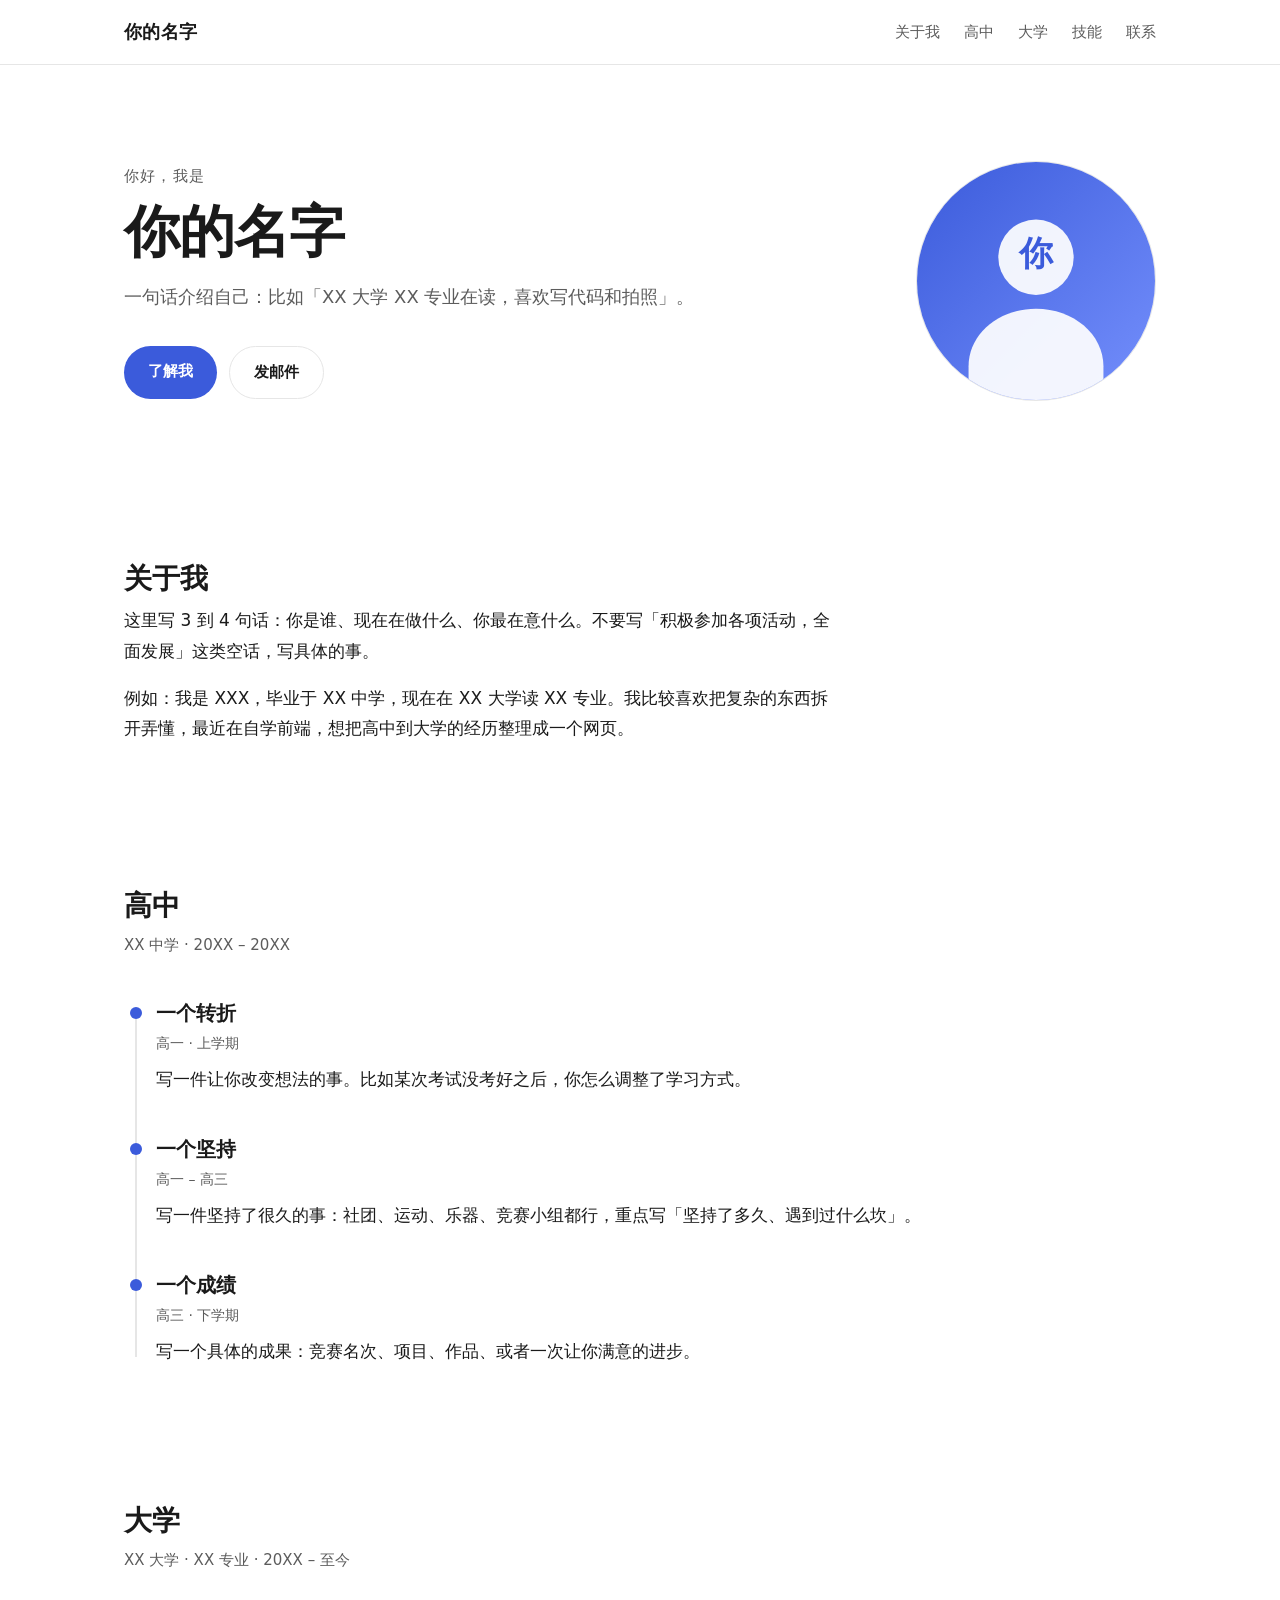
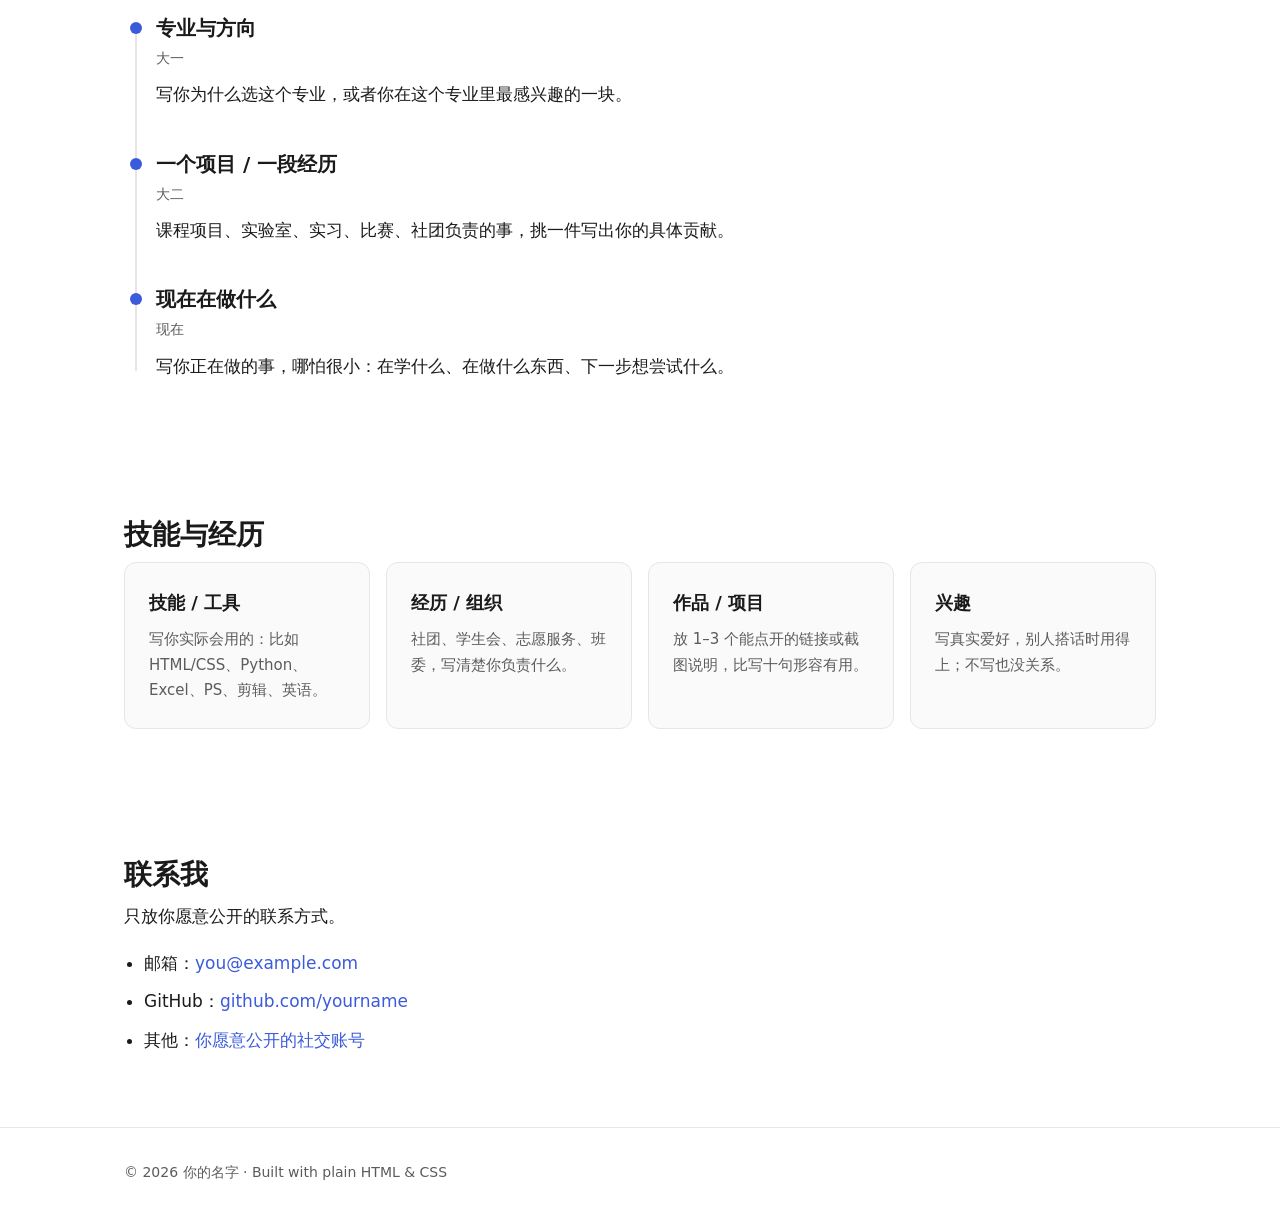
<file: index.html>
<!DOCTYPE html>
<html lang="zh-CN">
<head>
  <meta charset="UTF-8" />
  <meta name="viewport" content="width=device-width, initial-scale=1.0" />
  <title>大雨不治水 · 个人简介</title>
  <meta name="description" content="打雨不治水的个人主页：高中与大学的学习生活记录。" />
  <meta name="author" content="大雨不治水" />

  <!-- 分享到微信/QQ 时显示的卡片信息，发布后把两处链接改成真实地址 -->
  <meta property="og:type" content="website" />
  <meta property="og:title" content="你的名字 · 个人简介" />
  <meta property="og:description" content="你的名字的个人主页：高中与大学的学习生活记录。" />
  <meta property="og:url" content="https://dayubuzhishui.com/" />

  <link rel="icon" href="assets/img/avatar.svg" type="image/svg+xml" />
  <link rel="stylesheet" href="assets/css/style.css" />
</head>
<body>

  <header class="site-header">
    <div class="container header-inner">
      <a class="brand" href="#top">你的名字</a>
      <button class="nav-toggle" id="navToggle" aria-label="打开导航" aria-expanded="false" aria-controls="siteNav">
        <span></span><span></span><span></span>
      </button>
      <nav class="site-nav" id="siteNav">
        <a href="#about">关于我</a>
        <a href="#highschool">高中</a>
        <a href="#university">大学</a>
        <a href="#skills">技能</a>
        <a href="#contact">联系</a>
      </nav>
    </div>
  </header>

  <main id="top">

    <!-- ========== 首屏 ========== -->
    <section class="hero container">
      <div class="hero-text">
        <p class="eyebrow">你好，我是</p>
        <h1>你的名字</h1>
        <p class="tagline">一句话介绍自己：比如「XX 大学 XX 专业在读，喜欢写代码和拍照」。</p>
        <div class="hero-actions">
          <a class="btn btn-primary" href="#about">了解我</a>
          <a class="btn btn-ghost" href="mailto:you@example.com">发邮件</a>
        </div>
      </div>
      <div class="hero-media">
        <img src="assets/img/avatar.svg" alt="你的头像" width="240" height="240" />
      </div>
    </section>

    <!-- ========== 关于我 ========== -->
    <section id="about" class="section container" data-reveal>
      <h2 class="section-title">关于我</h2>
      <div class="section-body prose">
        <p>这里写 3 到 4 句话：你是谁、现在在做什么、你最在意什么。不要写「积极参加各项活动，全面发展」这类空话，写具体的事。</p>
        <p>例如：我是 XXX，毕业于 XX 中学，现在在 XX 大学读 XX 专业。我比较喜欢把复杂的东西拆开弄懂，最近在自学前端，想把高中到大学的经历整理成一个网页。</p>
      </div>
    </section>

    <!-- ========== 高中 ========== -->
    <section id="highschool" class="section container" data-reveal>
      <h2 class="section-title">高中</h2>
      <p class="section-lead">XX 中学 · 20XX – 20XX</p>

      <ol class="timeline">
        <li class="timeline-item">
          <h3>一个转折</h3>
          <p class="time">高一 · 上学期</p>
          <p>写一件让你改变想法的事。比如某次考试没考好之后，你怎么调整了学习方式。</p>
        </li>
        <li class="timeline-item">
          <h3>一个坚持</h3>
          <p class="time">高一 – 高三</p>
          <p>写一件坚持了很久的事：社团、运动、乐器、竞赛小组都行，重点写「坚持了多久、遇到过什么坎」。</p>
        </li>
        <li class="timeline-item">
          <h3>一个成绩</h3>
          <p class="time">高三 · 下学期</p>
          <p>写一个具体的成果：竞赛名次、项目、作品、或者一次让你满意的进步。</p>
        </li>
      </ol>
    </section>

    <!-- ========== 大学 ========== -->
    <section id="university" class="section container" data-reveal>
      <h2 class="section-title">大学</h2>
      <p class="section-lead">XX 大学 · XX 专业 · 20XX – 至今</p>

      <ol class="timeline">
        <li class="timeline-item">
          <h3>专业与方向</h3>
          <p class="time">大一</p>
          <p>写你为什么选这个专业，或者你在这个专业里最感兴趣的一块。</p>
        </li>
        <li class="timeline-item">
          <h3>一个项目 / 一段经历</h3>
          <p class="time">大二</p>
          <p>课程项目、实验室、实习、比赛、社团负责的事，挑一件写出你的具体贡献。</p>
        </li>
        <li class="timeline-item">
          <h3>现在在做什么</h3>
          <p class="time">现在</p>
          <p>写你正在做的事，哪怕很小：在学什么、在做什么东西、下一步想尝试什么。</p>
        </li>
      </ol>
    </section>

    <!-- ========== 技能 / 经历 ========== -->
    <section id="skills" class="section container" data-reveal>
      <h2 class="section-title">技能与经历</h2>
      <div class="cards">
        <article class="card">
          <h3>技能 / 工具</h3>
          <p>写你实际会用的：比如 HTML/CSS、Python、Excel、PS、剪辑、英语。</p>
        </article>
        <article class="card">
          <h3>经历 / 组织</h3>
          <p>社团、学生会、志愿服务、班委，写清楚你负责什么。</p>
        </article>
        <article class="card">
          <h3>作品 / 项目</h3>
          <p>放 1–3 个能点开的链接或截图说明，比写十句形容有用。</p>
        </article>
        <article class="card">
          <h3>兴趣</h3>
          <p>写真实爱好，别人搭话时用得上；不写也没关系。</p>
        </article>
      </div>
    </section>

    <!-- ========== 联系 ========== -->
    <section id="contact" class="section container" data-reveal>
      <h2 class="section-title">联系我</h2>
      <div class="section-body prose">
        <p>只放你愿意公开的联系方式。</p>
        <ul class="contact-list">
          <li>邮箱：<a href="mailto:you@example.com">you@example.com</a></li>
          <li>GitHub：<a href="https://github.com/yourname" target="_blank" rel="noopener">github.com/yourname</a></li>
          <li>其他：<a href="#" target="_blank" rel="noopener">你愿意公开的社交账号</a></li>
        </ul>
      </div>
    </section>

  </main>

  <footer class="site-footer">
    <div class="container">
      <p>© <span id="year">2026</span> 你的名字 · Built with plain HTML &amp; CSS</p>
    </div>
  </footer>

  <script src="assets/js/main.js"></script>
</body>
</html>
</file>
<file: assets/css/style.css>
/* =========================================================
   个人简介网站 · 样式表
   想换整体风格？只改下面 :root 里的 6 个颜色变量就够了。
   ========================================================= */

:root {
  /* —— 配色（浅色模式）—— */
  --bg: #ffffff;
  --text: #1a1a1a;
  --muted: #5c5c5c;
  --line: #e6e6e6;
  --card: #fafafa;
  --accent: #3b5bdb;

  /* —— 版式 —— */
  --container: 1080px;
  --radius: 12px;
  --font: "PingFang SC", "Microsoft YaHei", "Noto Sans SC", "Hiragino Sans GB", system-ui, -apple-system, "Segoe UI", sans-serif;
}

/* 系统开了深色模式就自动切（不用做开关） */
@media (prefers-color-scheme: dark) {
  :root {
    --bg: #121212;
    --text: #e8e8e8;
    --muted: #a0a0a0;
    --line: #2a2a2a;
    --card: #1a1a1a;
    --accent: #8ba4ff;
  }
}

/* ---------- 基础重置 ---------- */
* { box-sizing: border-box; }

html { scroll-behavior: smooth; }

body {
  margin: 0;
  background: var(--bg);
  color: var(--text);
  font-family: var(--font);
  font-size: 17px;
  line-height: 1.8;
  -webkit-font-smoothing: antialiased;
}

img { max-width: 100%; height: auto; display: block; }

a { color: var(--accent); text-decoration: none; }
a:hover { text-decoration: underline; }

/* 键盘 Tab 时能看到焦点，别删这条 */
a:focus-visible,
button:focus-visible {
  outline: 2px solid var(--accent);
  outline-offset: 3px;
  border-radius: 4px;
}

.container {
  width: 100%;
  max-width: var(--container);
  margin: 0 auto;
  padding: 0 24px;
}

/* ---------- 顶栏 ---------- */
.site-header {
  position: sticky;
  top: 0;
  z-index: 20;
  background: color-mix(in srgb, var(--bg) 88%, transparent);
  backdrop-filter: blur(10px);
  border-bottom: 1px solid var(--line);
}

.header-inner {
  display: flex;
  align-items: center;
  justify-content: space-between;
  height: 64px;
}

.brand {
  font-weight: 700;
  font-size: 18px;
  color: var(--text);
  letter-spacing: 0.02em;
}
.brand:hover { text-decoration: none; color: var(--accent); }

.site-nav { display: flex; gap: 24px; }
.site-nav a { color: var(--muted); font-size: 15px; }
.site-nav a:hover { color: var(--accent); text-decoration: none; }

.nav-toggle {
  display: none;
  width: 40px;
  height: 40px;
  padding: 10px 8px;
  background: none;
  border: 1px solid var(--line);
  border-radius: 8px;
  cursor: pointer;
}
.nav-toggle span {
  display: block;
  height: 2px;
  margin: 4px 0;
  background: var(--text);
  border-radius: 2px;
}

/* ---------- 首屏 ---------- */
.hero {
  display: grid;
  grid-template-columns: 1.4fr 1fr;
  gap: 48px;
  align-items: center;
  padding-top: 96px;
  padding-bottom: 96px;
}

.eyebrow {
  margin: 0 0 8px;
  color: var(--muted);
  font-size: 15px;
  letter-spacing: 0.08em;
}

.hero h1 {
  margin: 0 0 16px;
  font-size: 56px;
  line-height: 1.2;
  letter-spacing: -0.02em;
}

.tagline {
  margin: 0 0 32px;
  color: var(--muted);
  font-size: 18px;
  max-width: 34em;
}

.hero-actions { display: flex; gap: 12px; flex-wrap: wrap; }

.btn {
  display: inline-block;
  padding: 12px 24px;
  border-radius: 999px;
  font-size: 15px;
  font-weight: 600;
  transition: transform .15s ease, opacity .15s ease;
}
.btn:hover { text-decoration: none; transform: translateY(-1px); }

.btn-primary { background: var(--accent); color: #fff; }
.btn-primary:hover { color: #fff; opacity: .9; }

.btn-ghost { border: 1px solid var(--line); color: var(--text); }

.hero-media img {
  width: 240px;
  height: 240px;
  border-radius: 50%;
  border: 1px solid var(--line);
  margin-left: auto;
}

/* ---------- 通用区块 ---------- */
.section { padding: 64px 24px; }

.section-title {
  margin: 0 0 8px;
  font-size: 28px;
  line-height: 1.3;
}

.section-lead { margin: 0 0 40px; color: var(--muted); font-size: 15px; }

.section-body { max-width: 720px; }

.prose p { margin: 0 0 16px; }

/* ---------- 时间线 ---------- */
.timeline {
  position: relative;
  list-style: none;
  margin: 0;
  padding: 0 0 0 32px;
}
.timeline::before {
  content: "";
  position: absolute;
  left: 11px;
  top: 10px;
  bottom: 10px;
  width: 2px;
  background: var(--line);
}

.timeline-item { position: relative; margin-bottom: 40px; }
.timeline-item:last-child { margin-bottom: 0; }

.timeline-item::before {
  content: "";
  position: absolute;
  left: -26px;
  top: 8px;
  width: 12px;
  height: 12px;
  border-radius: 50%;
  background: var(--accent);
}

.timeline-item h3 { margin: 0 0 4px; font-size: 20px; line-height: 1.4; }
.timeline-item .time { margin: 0 0 8px; color: var(--muted); font-size: 14px; }
.timeline-item p { margin: 0 0 8px; }

/* ---------- 卡片 ---------- */
.cards {
  display: grid;
  grid-template-columns: repeat(auto-fit, minmax(240px, 1fr));
  gap: 16px;
}

.card {
  padding: 24px;
  background: var(--card);
  border: 1px solid var(--line);
  border-radius: var(--radius);
}
.card h3 { margin: 0 0 8px; font-size: 18px; }
.card p { margin: 0; color: var(--muted); font-size: 15px; line-height: 1.7; }

/* ---------- 联系方式 ---------- */
.contact-list { margin: 0; padding-left: 20px; }
.contact-list li { margin-bottom: 8px; }

/* ---------- 页脚 ---------- */
.site-footer {
  border-top: 1px solid var(--line);
  padding: 32px 0;
  color: var(--muted);
  font-size: 14px;
}
.site-footer p { margin: 0; }

/* ---------- 滚动淡入（JS 加上 html.js 之后才生效，关 JS 也能正常看） ---------- */
@media (prefers-reduced-motion: no-preference) {
  html.js [data-reveal] {
    opacity: 0;
    transform: translateY(16px);
    transition: opacity .6s ease, transform .6s ease;
  }
  html.js [data-reveal].is-visible {
    opacity: 1;
    transform: none;
  }
}

/* ---------- 手机端（768px 以下） ---------- */
@media (max-width: 768px) {
  body { font-size: 16px; }

  .nav-toggle { display: block; }

  .site-nav {
    display: none;
    position: absolute;
    top: 64px;
    left: 0;
    right: 0;
    flex-direction: column;
    gap: 0;
    padding: 8px 24px 16px;
    background: var(--bg);
    border-bottom: 1px solid var(--line);
  }
  .site-nav.is-open { display: flex; }
  .site-nav a { padding: 12px 0; border-bottom: 1px solid var(--line); }
  .site-nav a:last-child { border-bottom: none; }

  .hero {
    grid-template-columns: 1fr;
    gap: 32px;
    padding-top: 56px;
    padding-bottom: 56px;
    text-align: left;
  }
  .hero h1 { font-size: 40px; }
  .hero-media img { width: 120px; height: 120px; margin-left: 0; }

  .section { padding: 48px 24px; }
  .section-title { font-size: 24px; }

  .timeline { padding-left: 28px; }
  .timeline::before { left: 9px; }
  .timeline-item::before { left: -23px; }
}
</file>
